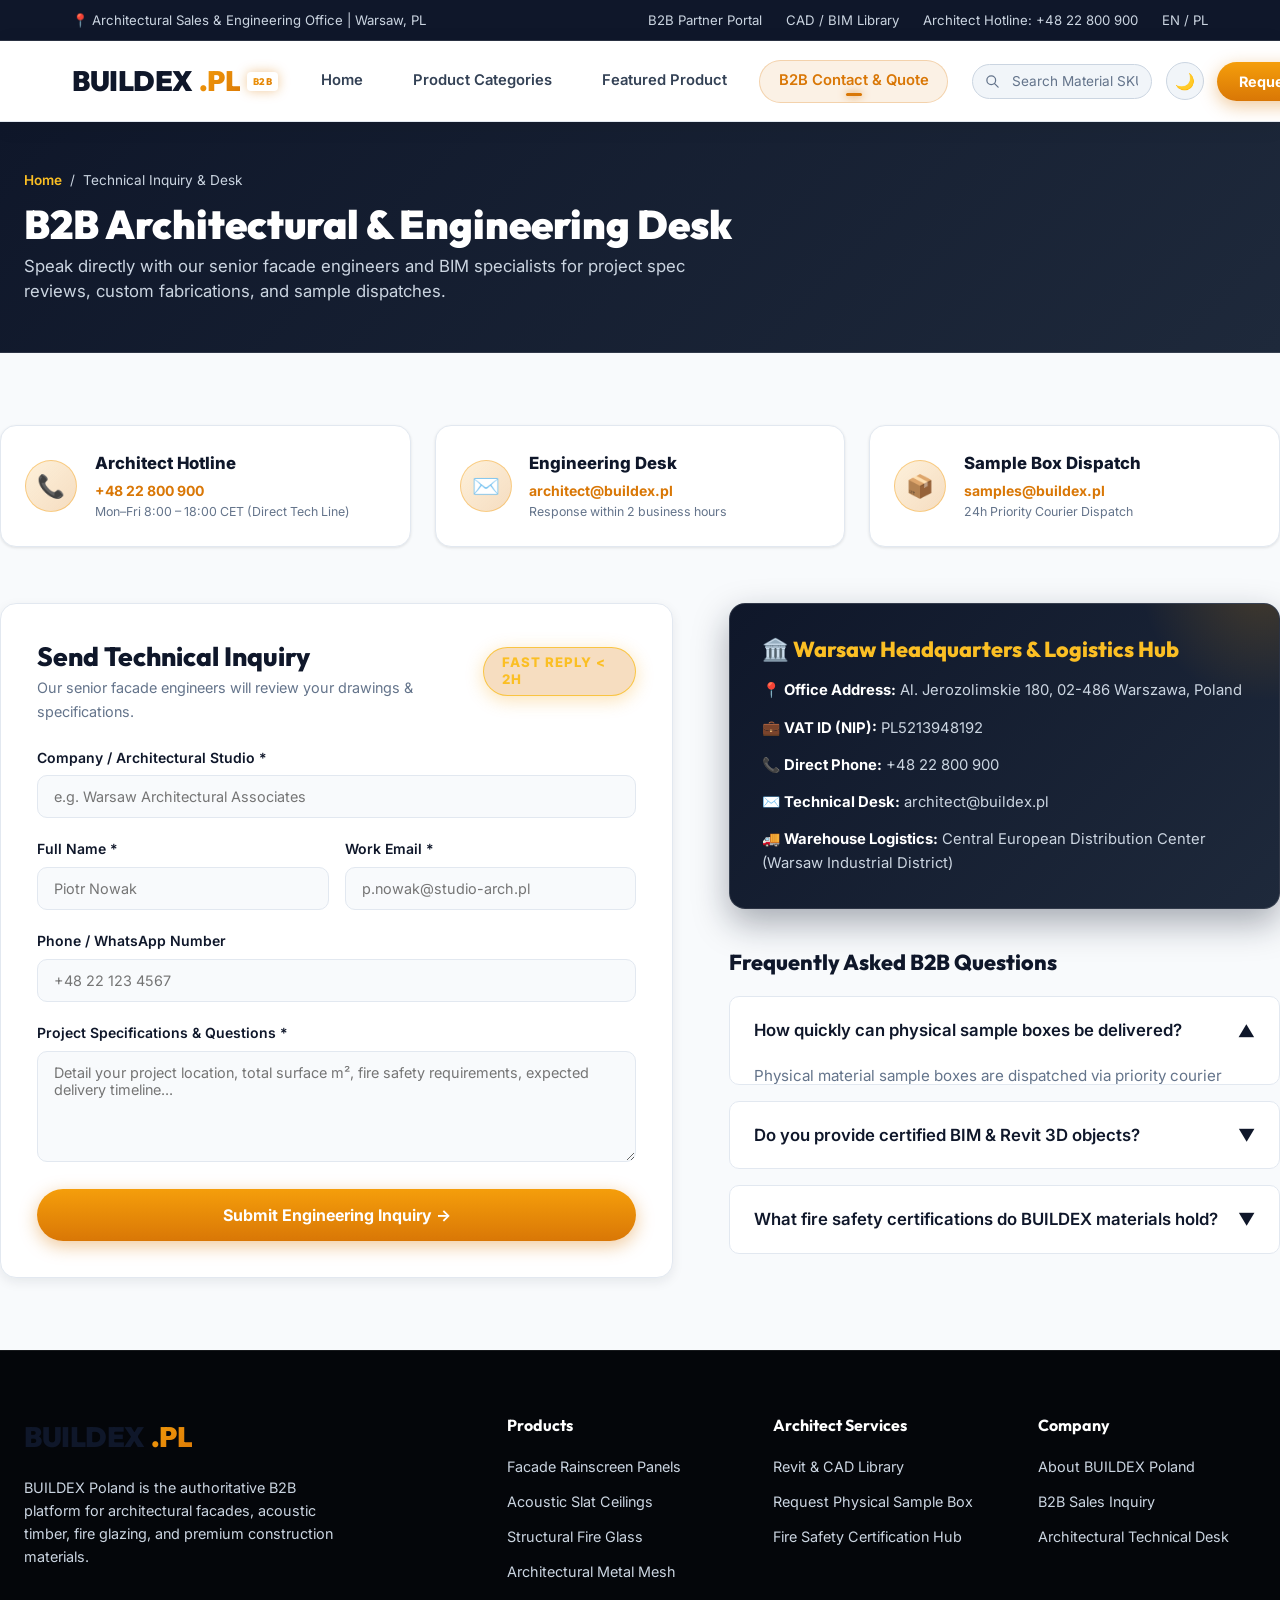
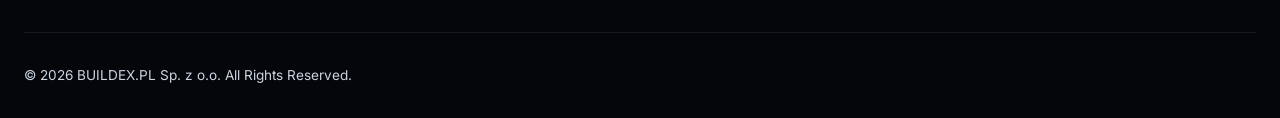
<file: contact.html>
<!DOCTYPE html>
<html lang="en">
<head>
  <meta charset="UTF-8">
  <meta name="viewport" content="width=device-width, initial-scale=1.0">
  <title>B2B Architectural Contact & Consultation Desk - BUILDEX.pl Poland</title>
  <meta name="description" content="Get in touch with BUILDEX Poland's structural engineering and architectural consulting team in Warsaw. Order sample kits and request project quotes.">
  <link rel="stylesheet" href="css/styles.css">
</head>
<body>

  <!-- TOP BAR -->
  <div class="top-bar">
    <div class="fluid-container top-bar-inner">
      <div>📍 Architectural Sales & Engineering Office | Warsaw, PL</div>
      <ul class="top-bar-links">
        <li><a href="#">B2B Partner Portal</a></li>
        <li><a href="#">CAD / BIM Library</a></li>
        <li><a href="contact.html">Architect Hotline: +48 22 800 900</a></li>
        <li><a href="#">EN / PL</a></li>
      </ul>
    </div>
  </div>

  <!-- MAIN HEADER -->
  <header class="main-header">
    <div class="fluid-container header-inner">
      
      <!-- HEADER LEFT: HAMBURGER BUTTON (LEFT) + BUILDEX LOGO (RIGHT OF BUTTON) -->
      <div class="header-left">
        <button class="mobile-nav-toggle" id="mobile-nav-btn" title="Toggle Navigation Menu">☰</button>
        <a href="index.html" class="logo">
          BUILDEX<span>.PL</span> <span class="logo-badge">B2B</span>
        </a>
      </div>

      <nav>
        <ul class="nav-menu" id="nav-menu">
          <li><a href="index.html" class="nav-link">Home</a></li>
          <li><a href="category.html" class="nav-link">Product Categories</a></li>
          <li><a href="product-detail.html?id=2" class="nav-link">Featured Product</a></li>
          <li><a href="contact.html" class="nav-link active">B2B Contact & Quote</a></li>
        </ul>
      </nav>

      <div class="header-actions">
        <div class="search-box">
          <svg xmlns="http://www.w3.org/2000/svg" fill="none" viewBox="0 0 24 24" stroke-width="2"><path stroke-linecap="round" stroke-linejoin="round" d="M21 21l-6-6m2-5a7 7 0 11-14 0 7 7 0 0114 0z" /></svg>
          <input type="text" placeholder="Search Material SKU or Specs...">
        </div>

        <!-- DARK / LIGHT MODE TOGGLE BUTTON -->
        <button class="theme-toggle-btn" id="theme-toggle" title="Toggle Light/Dark Mode">🌙</button>

        <button class="btn btn-primary open-quote-modal">
          <span class="btn-text-desktop">Request B2B Quote</span>
          <span class="btn-text-mobile">Quote</span>
        </button>
      </div>
    </div>
  </header>

  <!-- PAGE HEADER -->
  <section class="page-header">
    <div class="container">
      <div class="breadcrumb-link">
        <a href="index.html">Home</a> &nbsp;/&nbsp; Technical Inquiry & Desk
      </div>
      <h1>B2B Architectural & Engineering Desk</h1>
      <p>Speak directly with our senior facade engineers and BIM specialists for project spec reviews, custom fabrications, and sample dispatches.</p>
    </div>
  </section>

  <!-- CONTACT CONTENT -->
  <main class="section container">
    
    <!-- 3 DIRECT CONTACT CHANNEL CARDS -->
    <div class="contact-channels-grid">
      
      <div class="channel-card">
        <div class="channel-icon">📞</div>
        <div>
          <div class="channel-title">Architect Hotline</div>
          <div class="channel-detail">+48 22 800 900</div>
          <div class="channel-sub">Mon–Fri 8:00 – 18:00 CET (Direct Tech Line)</div>
        </div>
      </div>

      <div class="channel-card">
        <div class="channel-icon">✉️</div>
        <div>
          <div class="channel-title">Engineering Desk</div>
          <div class="channel-detail">architect@buildex.pl</div>
          <div class="channel-sub">Response within 2 business hours</div>
        </div>
      </div>

      <div class="channel-card">
        <div class="channel-icon">📦</div>
        <div>
          <div class="channel-title">Sample Box Dispatch</div>
          <div class="channel-detail">samples@buildex.pl</div>
          <div class="channel-sub">24h Priority Courier Dispatch</div>
        </div>
      </div>

    </div>

    <!-- MAIN TWO-COLUMN LAYOUT -->
    <div class="contact-main-grid">
      
      <!-- ELEVATED CONTACT FORM CARD -->
      <div class="contact-form-card">
        <div class="contact-form-header">
          <div>
            <h2 style="font-size: 1.65rem; font-weight: 800;">Send Technical Inquiry</h2>
            <p style="color: var(--text-muted); font-size: 0.9rem; margin-top: 0.2rem;">Our senior facade engineers will review your drawings & specifications.</p>
          </div>
          <span class="badge-tag">Fast Reply &lt; 2h</span>
        </div>

        <form id="contact-page-form">
          <div class="form-group">
            <label for="c_company">Company / Architectural Studio *</label>
            <input type="text" id="c_company" class="form-control" required placeholder="e.g. Warsaw Architectural Associates">
          </div>

          <div class="form-row-2col">
            <div class="form-group">
              <label for="c_name">Full Name *</label>
              <input type="text" id="c_name" class="form-control" required placeholder="Piotr Nowak">
            </div>
            <div class="form-group">
              <label for="c_email">Work Email *</label>
              <input type="email" id="c_email" class="form-control" required placeholder="p.nowak@studio-arch.pl">
            </div>
          </div>

          <div class="form-group">
            <label for="c_phone">Phone / WhatsApp Number</label>
            <input type="text" id="c_phone" class="form-control" placeholder="+48 22 123 4567">
          </div>

          <div class="form-group">
            <label for="c_msg">Project Specifications & Questions *</label>
            <textarea id="c_msg" class="form-control" rows="5" required placeholder="Detail your project location, total surface m², fire safety requirements, expected delivery timeline..."></textarea>
          </div>

          <button type="submit" class="btn btn-primary" style="width: 100%; padding: 1rem; font-size: 1rem;">Submit Engineering Inquiry →</button>
        </form>
      </div>

      <!-- OFFICE DETAILS & FAQ ACCORDION -->
      <div>
        
        <!-- HEADQUARTERS INFO BOX -->
        <div class="hq-info-box">
          <h3 class="hq-title">🏛️ Warsaw Headquarters & Logistics Hub</h3>
          <ul class="hq-list">
            <li>📍 <strong>Office Address:</strong> Al. Jerozolimskie 180, 02-486 Warszawa, Poland</li>
            <li>💼 <strong>VAT ID (NIP):</strong> PL5213948192</li>
            <li>📞 <strong>Direct Phone:</strong> +48 22 800 900</li>
            <li>✉️ <strong>Technical Desk:</strong> architect@buildex.pl</li>
            <li>🚚 <strong>Warehouse Logistics:</strong> Central European Distribution Center (Warsaw Industrial District)</li>
          </ul>
        </div>

        <!-- FAQ ACCORDION SECTION -->
        <h3 style="font-size: 1.35rem; font-weight: 800; margin-bottom: 1.25rem;">Frequently Asked B2B Questions</h3>
        <div class="accordion">
          
          <div class="accordion-item active">
            <div class="accordion-header">
              How quickly can physical sample boxes be delivered?
              <span class="accordion-icon">▼</span>
            </div>
            <div class="accordion-content">
              Physical material sample boxes are dispatched via priority courier within 24 hours of request, arriving at architectural offices across Poland and Central Europe within 48 hours.
            </div>
          </div>

          <div class="accordion-item">
            <div class="accordion-header">
              Do you provide certified BIM & Revit 3D objects?
              <span class="accordion-icon">▼</span>
            </div>
            <div class="accordion-content">
              Yes, 100% of our facade panels, acoustic slats, and fire glass assemblies feature downloadable Revit (.RFA), ArchiCAD (.GSM), and AutoCAD (.DWG) BIM files with embedded material thermal and fire properties.
            </div>
          </div>

          <div class="accordion-item">
            <div class="accordion-header">
              What fire safety certifications do BUILDEX materials hold?
              <span class="accordion-icon">▼</span>
            </div>
            <div class="accordion-content">
              All materials supplied by BUILDEX Poland comply strictly with European Standard EN 13501-1, carrying ratings from Class A1 non-combustible for ceramic panels to EI-90 and EI-120 for fire-rated structural glass.
            </div>
          </div>

        </div>

      </div>

    </div>
  </main>

  <!-- FOOTER -->
  <footer class="footer">
    <div class="container">
      <div class="footer-grid">
        <div class="footer-brand">
          <a href="index.html" class="logo">BUILDEX<span>.PL</span></a>
          <p>BUILDEX Poland is the authoritative B2B platform for architectural facades, acoustic timber, fire glazing, and premium construction materials.</p>
        </div>
        <div>
          <h4 class="footer-title">Products</h4>
          <ul class="footer-links">
            <li><a href="category.html">Facade Rainscreen Panels</a></li>
            <li><a href="category.html">Acoustic Slat Ceilings</a></li>
            <li><a href="category.html">Structural Fire Glass</a></li>
            <li><a href="category.html">Architectural Metal Mesh</a></li>
          </ul>
        </div>
        <div>
          <h4 class="footer-title">Architect Services</h4>
          <ul class="footer-links">
            <li><a href="#">Revit & CAD Library</a></li>
            <li><a href="#">Request Physical Sample Box</a></li>
            <li><a href="#">Fire Safety Certification Hub</a></li>
          </ul>
        </div>
        <div>
          <h4 class="footer-title">Company</h4>
          <ul class="footer-links">
            <li><a href="contact.html">About BUILDEX Poland</a></li>
            <li><a href="contact.html">B2B Sales Inquiry</a></li>
            <li><a href="contact.html">Architectural Technical Desk</a></li>
          </ul>
        </div>
      </div>
      <div class="footer-bottom">
        <div>© 2026 BUILDEX.PL Sp. z o.o. All Rights Reserved.</div>
      </div>
    </div>
  </footer>

  <!-- B2B QUOTE REQUEST MODAL -->
  <div class="modal-overlay" id="quote-modal">
    <div class="modal-card">
      <button class="modal-close">&times;</button>
      <h2 style="font-size: 1.5rem; margin-bottom: 0.25rem;">Request B2B Technical Quote</h2>
      <p style="color: var(--text-muted); font-size: 0.875rem; margin-bottom: 1.5rem;">Fill in your project specs and our structural engineers will reply within 2 business hours.</p>

      <form id="quote-form">
        <div class="form-group">
          <label for="company_name">Company / Architectural Office *</label>
          <input type="text" id="company_name" class="form-control" required placeholder="e.g. Studio Architektury Warsaw">
        </div>

        <div style="display: grid; grid-template-columns: 1fr 1fr; gap: 1rem;">
          <div class="form-group">
            <label for="contact_name">Contact Person *</label>
            <input type="text" id="contact_name" class="form-control" required placeholder="Jan Kowalski">
          </div>
          <div class="form-group">
            <label for="contact_email">Work Email *</label>
            <input type="email" id="contact_email" class="form-control" required placeholder="jan@arch-studio.pl">
          </div>
        </div>

        <div style="display: grid; grid-template-columns: 1fr 1fr; gap: 1rem;">
          <div class="form-group">
            <label for="material_cat">Material Category</label>
            <select id="material_cat" class="form-control">
              <option>Facade Cladding Panels</option>
              <option>Acoustic Timber Systems</option>
              <option>Structural Glass & Glazing</option>
              <option>Architectural Metal Mesh</option>
            </select>
          </div>
          <div class="form-group">
            <label for="est_qty">Estimated Quantity (m²)</label>
            <input type="text" id="est_qty" class="form-control" placeholder="e.g. 1,500 m²">
          </div>
        </div>

        <div class="form-group">
          <label for="project_notes">Project Notes & Specs</label>
          <textarea id="project_notes" class="form-control" rows="3" placeholder="Provide fire classification requirements, color preferences, delivery location..."></textarea>
        </div>

        <button type="submit" class="btn btn-primary" style="width: 100%;">Submit B2B Quote Request</button>
      </form>
    </div>
  </div>

  <script src="js/app.js"></script>
</body>
</html>
</file>
<file: css/styles.css>
/* ==========================================================================
   BUILDEX.PL - B2B Architectural & Building Supplies Design System
   ========================================================================== */

/* 1. IMPORTS & DESIGN TOKENS */
@import url('https://fonts.googleapis.com/css2?family=Inter:wght@300;400;500;600;700&family=Outfit:wght@400;500;600;700;800;900&display=swap');

:root, [data-theme="light"] {
  /* Color Palette - Light Theme */
  --bg-body: #f8fafc;
  --bg-card: #ffffff;
  
  /* LIGHT MODE NAVBAR COLORS */
  --header-bg: rgba(255, 255, 255, 0.96);
  --header-border: #e2e8f0;
  --logo-text: #0f172a;
  --nav-text: #334155;
  --search-bg: #f1f5f9;
  --search-border: #cbd5e1;
  --search-text: #0f172a;

  --text-main: #0f172a;
  --text-muted: #64748b;
  --text-light: #ffffff;
  --text-light-muted: #cbd5e1;
  
  --accent-gold: #f59e0b;
  --accent-gold-light: #fef3c7;
  --accent-copper: #d97706;
  --accent-copper-hover: #b45309;
  --accent-copper-dark: #92400e;
  --accent-copper-light: rgba(217, 119, 6, 0.15);
  
  --border-light: #e2e8f0;
  --border-dark: rgba(255, 255, 255, 0.1);
  --border-glass: rgba(255, 255, 255, 0.15);

  /* Typography */
  --font-heading: 'Outfit', -apple-system, BlinkMacSystemFont, sans-serif;
  --font-body: 'Inter', -apple-system, BlinkMacSystemFont, sans-serif;

  /* Shadows & Elevation */
  --shadow-sm: 0 1px 3px rgba(0,0,0,0.1);
  --shadow-md: 0 4px 12px rgba(15, 23, 42, 0.08);
  --shadow-lg: 0 12px 32px rgba(15, 23, 42, 0.12);
  --shadow-glow: 0 0 24px rgba(217, 119, 6, 0.3);

  /* Radius & Transitions */
  --radius-sm: 6px;
  --radius-md: 10px;
  --radius-lg: 16px;
  --radius-full: 9999px;
  --transition: all 0.3s cubic-bezier(0.4, 0, 0.2, 1);
  
  /* Container Layout */
  --max-width: 1440px;
}

/* DARK THEME OVERRIDES */
[data-theme="dark"] {
  --bg-body: #090d16;
  --bg-card: #131b2e;
  
  /* DARK MODE NAVBAR COLORS */
  --header-bg: rgba(8, 12, 20, 0.92);
  --header-border: rgba(255, 255, 255, 0.08);
  --logo-text: #ffffff;
  --nav-text: #cbd5e1;
  --search-bg: rgba(255, 255, 255, 0.06);
  --search-border: rgba(255, 255, 255, 0.15);
  --search-text: #ffffff;

  --text-main: #f8fafc;
  --text-muted: #94a3b8;
  --border-light: #1e293b;
}

/* 2. BASE STYLES & ABSOLUTE ZERO OVERFLOW RESET */
*, *::before, *::after {
  box-sizing: border-box;
  margin: 0;
  padding: 0;
}

html {
  scroll-behavior: smooth;
  font-size: 16px;
  width: 100%;
  max-width: 100vw;
  overflow-x: hidden;
}

body {
  font-family: var(--font-body);
  color: var(--text-main);
  background-color: var(--bg-body);
  line-height: 1.6;
  -webkit-font-smoothing: antialiased;
  transition: background-color 0.3s ease, color 0.3s ease;
  width: 100%;
  max-width: 100vw;
  overflow-x: hidden;
  position: relative;
}

h1, h2, h3, h4, h5, h6 {
  font-family: var(--font-heading);
  color: var(--text-main);
  font-weight: 700;
  line-height: 1.25;
}

a {
  color: inherit;
  text-decoration: none;
  transition: var(--transition);
}

img {
  max-width: 100%;
  height: auto;
  display: block;
}

button, input, select, textarea {
  font-family: inherit;
  font-size: inherit;
  outline: none;
}

.container {
  width: 100%;
  max-width: var(--max-width);
  margin: 0 auto;
  padding: 0 1.5rem;
  box-sizing: border-box;
}

/* BALANCED FLUID CONTAINER FOR TOP BAR & HEADER */
.fluid-container {
  width: 100%;
  max-width: 1440px;
  padding: 0 4.5rem;
  margin: 0 auto;
  box-sizing: border-box;
}

/* ==========================================================================
   DYNAMIC MODERN ANIMATIONS (SCROLL REVEAL, FLOATING ORBS, BUTTON SHIMMER)
   ========================================================================== */

/* 1. SCROLL REVEAL ANIMATIONS */
.reveal-on-scroll {
  opacity: 0;
  transform: translateY(35px);
  transition: opacity 0.85s cubic-bezier(0.16, 1, 0.3, 1), transform 0.85s cubic-bezier(0.16, 1, 0.3, 1);
  will-change: opacity, transform;
}

.reveal-on-scroll.revealed {
  opacity: 1;
  transform: translateY(0);
}

/* 2. HERO FLOATING GLOW ORBS */
.hero-orb {
  position: absolute;
  border-radius: 50%;
  filter: blur(60px);
  pointer-events: none;
  z-index: 2;
  opacity: 0.45;
  animation: floatOrb 8s ease-in-out infinite alternate;
}

.hero-orb-1 {
  top: 15%;
  right: 10%;
  width: 280px;
  height: 280px;
  background: radial-gradient(circle, rgba(245, 158, 11, 0.65) 0%, rgba(217, 119, 6, 0) 70%);
}

.hero-orb-2 {
  bottom: 18%;
  left: 6%;
  width: 240px;
  height: 240px;
  background: radial-gradient(circle, rgba(217, 119, 6, 0.55) 0%, rgba(146, 64, 14, 0) 70%);
  animation-delay: -4s;
}

@keyframes floatOrb {
  0% {
    transform: translateY(0) scale(1);
  }
  50% {
    transform: translateY(-25px) scale(1.1);
  }
  100% {
    transform: translateY(15px) scale(0.95);
  }
}

/* 3. BUTTON SHIMMER LIGHT BEAM EFFECT */
.btn-primary {
  position: relative;
  overflow: hidden;
}

.btn-primary::after {
  content: '';
  position: absolute;
  top: -50%;
  left: -75%;
  width: 50%;
  height: 200%;
  background: linear-gradient(90deg, transparent, rgba(255, 255, 255, 0.45), transparent);
  transform: rotate(25deg);
  animation: btnShimmer 5s infinite;
}

@keyframes btnShimmer {
  0% {
    left: -75%;
  }
  20%, 100% {
    left: 125%;
  }
}

/* 4. BADGE TAG PULSE */
.badge-tag {
  animation: badgeGlowPulse 3s ease-in-out infinite alternate;
}

@keyframes badgeGlowPulse {
  0% {
    box-shadow: 0 4px 18px rgba(245, 158, 11, 0.25);
  }
  100% {
    box-shadow: 0 6px 26px rgba(245, 158, 11, 0.55), 0 0 14px rgba(251, 191, 36, 0.45);
  }
}

/* ==========================================================================
   3. SOFTER FULL-WIDTH TOP BAR & STICKY NAVBAR
   ========================================================================== */
.top-bar {
  background-color: #0f172a;
  color: #cbd5e1;
  font-size: 0.825rem;
  padding: 0.6rem 0;
  border-bottom: 1px solid rgba(255, 255, 255, 0.12);
  width: 100%;
  box-sizing: border-box;
}

.top-bar-inner {
  display: flex;
  justify-content: space-between;
  align-items: center;
  flex-wrap: wrap;
  gap: 0.5rem 1.5rem;
  width: 100%;
}

.top-bar-links {
  display: flex;
  gap: 1.5rem;
  list-style: none;
  flex-wrap: wrap;
  align-items: center;
}

.top-bar-links a {
  color: #cbd5e1;
  transition: var(--transition);
}

.top-bar-links a:hover {
  color: #fbbf24;
}

/* STICKY GLASS MAIN HEADER */
.main-header {
  background: var(--header-bg);
  backdrop-filter: blur(16px);
  -webkit-backdrop-filter: blur(16px);
  position: sticky;
  top: 0;
  z-index: 1000;
  box-shadow: 0 4px 20px rgba(0, 0, 0, 0.08);
  border-bottom: 1px solid var(--header-border);
  transition: background-color 0.3s ease, border-color 0.3s ease;
  width: 100%;
  box-sizing: border-box;
}

.header-inner {
  display: flex;
  align-items: center;
  justify-content: space-between;
  min-height: 80px;
  gap: 1.5rem;
  position: relative;
  width: 100%;
  box-sizing: border-box;
}

/* HEADER LEFT CONTAINER: HAMBURGER BUTTON (LEFT) + BUILDEX LOGO (RIGHT OF BUTTON) */
.header-left {
  display: flex;
  align-items: center;
  gap: 0.65rem;
  flex-shrink: 0;
}

.logo {
  display: flex;
  align-items: center;
  gap: 0.4rem;
  font-family: var(--font-heading);
  font-size: 1.75rem;
  font-weight: 900;
  color: var(--logo-text);
  letter-spacing: -0.5px;
  transition: color 0.3s ease;
  flex-shrink: 0;
}

.logo span {
  background: linear-gradient(135deg, #f59e0b, #d97706);
  -webkit-background-clip: text;
  -webkit-text-fill-color: transparent;
}

.logo-badge {
  font-size: 0.6rem;
  background: linear-gradient(135deg, #d97706, #92400e);
  color: #fff;
  padding: 2px 6px;
  border-radius: 4px;
  font-weight: 800;
  letter-spacing: 0.5px;
  vertical-align: super;
  box-shadow: 0 0 12px rgba(217, 119, 6, 0.4);
}

/* CENTERED DESKTOP NAV CONTAINER */
.main-header nav {
  display: flex;
  justify-content: center;
  align-items: center;
  flex: 1;
}

/* GORGEOUS NAVMENU & INTERACTIVE HOVER PILL ANIMATION */
.nav-menu {
  display: flex;
  align-items: center;
  justify-content: center;
  gap: 0.85rem;
  list-style: none;
}

.nav-link {
  position: relative;
  color: var(--nav-text);
  font-weight: 600;
  font-size: 0.925rem;
  padding: 0.55rem 1.15rem;
  border-radius: 30px;
  transition: all 0.3s cubic-bezier(0.4, 0, 0.2, 1);
  display: inline-flex;
  align-items: center;
  justify-content: center;
  overflow: hidden;
  z-index: 1;
  white-space: nowrap;
}

/* Background Glowing Pill Effect on Hover */
.nav-link::before {
  content: '';
  position: absolute;
  inset: 0;
  background: rgba(217, 119, 6, 0.12);
  border: 1px solid rgba(245, 158, 11, 0.4);
  border-radius: 30px;
  opacity: 0;
  transform: scale(0.85);
  transition: all 0.3s cubic-bezier(0.4, 0, 0.2, 1);
  z-index: -1;
  box-shadow: 0 0 16px rgba(217, 119, 6, 0.25);
}

.nav-link:hover {
  color: #d97706;
  transform: translateY(-2px);
}

.nav-link:hover::before {
  opacity: 1;
  transform: scale(1);
}

/* ACTIVE NAV LINK STYLING */
.nav-link.active {
  color: #d97706;
  background: rgba(217, 119, 6, 0.1);
  border: 1px solid rgba(217, 119, 6, 0.25);
}

[data-theme="dark"] .nav-link.active {
  color: #ffffff;
  background: rgba(255, 255, 255, 0.08);
  border: 1px solid rgba(255, 255, 255, 0.15);
}

.nav-link.active::after {
  content: '';
  position: absolute;
  bottom: 6px;
  left: 50%;
  transform: translateX(-50%);
  width: 16px;
  height: 3px;
  background: #d97706;
  border-radius: 2px;
  box-shadow: 0 0 8px #d97706;
}

.header-actions {
  display: flex;
  align-items: center;
  gap: 0.85rem;
  flex-shrink: 0;
}

.search-box {
  position: relative;
  display: flex;
  align-items: center;
}

.search-box input {
  background-color: var(--search-bg);
  border: 1px solid var(--search-border);
  color: var(--search-text);
  padding: 0.55rem 0.85rem 0.55rem 2.4rem;
  border-radius: var(--radius-full);
  font-size: 0.85rem;
  width: 180px;
  transition: var(--transition);
}

.search-box input::placeholder {
  color: var(--text-muted);
}

.search-box input:focus {
  width: 220px;
  border-color: #d97706;
  box-shadow: 0 0 16px rgba(217, 119, 6, 0.25);
}

.search-box svg {
  position: absolute;
  left: 0.8rem;
  width: 15px;
  height: 15px;
  stroke: var(--text-muted);
}

/* LIVE NAVBAR SEARCH DROPDOWN STYLING */
.search-results-dropdown {
  position: absolute;
  top: calc(100% + 8px);
  right: 0;
  width: 340px;
  background: var(--bg-card);
  border: 1px solid var(--border-light);
  border-radius: var(--radius-md);
  box-shadow: 0 16px 40px rgba(0, 0, 0, 0.35);
  z-index: 2000;
  max-height: 380px;
  overflow-y: auto;
  display: none;
}

.search-results-dropdown.active {
  display: block;
}

.search-result-item {
  display: flex;
  align-items: center;
  gap: 0.85rem;
  padding: 0.75rem 1rem;
  border-bottom: 1px solid var(--border-light);
  transition: background-color 0.2s ease;
  cursor: pointer;
  text-decoration: none;
  color: var(--text-main);
}

.search-result-item:last-child {
  border-bottom: none;
}

.search-result-item:hover {
  background: rgba(245, 158, 11, 0.15);
}

.search-result-thumb {
  width: 44px;
  height: 44px;
  border-radius: 6px;
  object-fit: cover;
  flex-shrink: 0;
}

.search-result-info {
  flex: 1;
  min-width: 0;
}

.search-result-title {
  font-size: 0.85rem;
  font-weight: 700;
  line-height: 1.2;
  white-space: nowrap;
  overflow: hidden;
  text-overflow: ellipsis;
  color: var(--text-main);
}

.search-result-cat {
  font-size: 0.725rem;
  color: var(--accent-copper);
  font-weight: 600;
}

.search-result-price {
  font-size: 0.85rem;
  font-weight: 800;
  color: var(--accent-copper);
  flex-shrink: 0;
}

.search-no-results {
  padding: 1rem;
  text-align: center;
  font-size: 0.85rem;
  color: var(--text-muted);
}

/* MOBILE HAMBURGER TOGGLE BUTTON */
.mobile-nav-toggle {
  display: none;
  background: transparent;
  border: 1px solid var(--header-border);
  border-radius: 8px;
  font-size: 1.4rem;
  color: var(--logo-text);
  cursor: pointer;
  padding: 0.3rem 0.6rem;
  line-height: 1;
  flex-shrink: 0;
}

/* DARK/LIGHT MODE TOGGLE BUTTON */
.theme-toggle-btn {
  width: 38px;
  height: 38px;
  border-radius: 50%;
  background: var(--search-bg);
  border: 1px solid var(--search-border);
  color: #d97706;
  display: flex;
  align-items: center;
  justify-content: center;
  cursor: pointer;
  font-size: 1rem;
  transition: var(--transition);
  flex-shrink: 0;
}

.theme-toggle-btn:hover {
  transform: rotate(15deg);
  border-color: #d97706;
}

/* RESPONSIVE BUTTON TEXT DISPLAY */
.btn-text-mobile {
  display: none;
}

/* ==========================================================================
   4. B2B ARCHITECTURAL BUTTON SYSTEM
   ========================================================================== */
.btn {
  display: inline-flex;
  align-items: center;
  justify-content: center;
  gap: 0.5rem;
  padding: 0.75rem 1.5rem;
  border-radius: var(--radius-md);
  font-weight: 600;
  font-size: 0.925rem;
  cursor: pointer;
  border: 1px solid transparent;
  transition: var(--transition);
  white-space: nowrap;
}

.btn-primary {
  background: linear-gradient(to bottom, #f59e0b, #d97706);
  color: #ffffff !important;
  font-weight: 700;
  border: none;
  border-radius: 30px;
  padding: 11px 22px;
  box-shadow: 0 5px 18px rgba(217, 119, 6, 0.4);
  transition: all 0.3s ease-in-out;
}

.btn-primary:hover {
  background: linear-gradient(to bottom, #d97706, #92400e);
  transform: translateY(-2px);
  box-shadow: 0 8px 25px rgba(217, 119, 6, 0.6);
}

.btn-primary:active {
  transform: scale(0.95);
  box-shadow: 0 2px 10px rgba(0, 0, 0, 0.3);
}

.btn-secondary {
  background: linear-gradient(to bottom, #1e293b, #0f172a);
  color: #ffffff !important;
  border-radius: 30px;
  padding: 11px 22px;
  border: 1px solid rgba(255, 255, 255, 0.2);
  box-shadow: 0 5px 15px rgba(0, 0, 0, 0.3);
  transition: all 0.3s ease-in-out;
}

.btn-secondary:hover {
  background: linear-gradient(to bottom, #334155, #1e293b);
  border-color: rgba(255, 255, 255, 0.35);
  transform: translateY(-2px);
}

.btn-secondary:active {
  transform: scale(0.95);
}

.btn-outline {
  background: transparent;
  color: var(--accent-copper);
  border-color: var(--accent-copper);
}

.btn-outline:hover {
  background: var(--accent-copper);
  color: #fff;
}

.btn-sm {
  padding: 0.4rem 0.85rem;
  font-size: 0.8rem;
  border-radius: var(--radius-sm);
}

/* NAVBAR & BANNER B2B BUTTON REFINEMENT */
.header-actions .btn-primary,
.hero-content .btn-primary {
  position: relative;
  display: inline-flex;
  align-items: center;
  justify-content: center;
  background: linear-gradient(to bottom, #f59e0b, #d97706);
  color: #ffffff !important;
  font-weight: 700;
  font-size: 0.9rem;
  border: none;
  border-radius: 30px;
  padding: 11px 22px;
  cursor: pointer;
  box-shadow: 0 5px 18px rgba(217, 119, 6, 0.4);
  transition: all 0.3s ease-in-out;
  white-space: nowrap;
}

.header-actions .btn-primary:hover,
.hero-content .btn-primary:hover {
  background: linear-gradient(to bottom, #d97706, #92400e);
  transform: translateY(-2px);
  box-shadow: 0 8px 25px rgba(217, 119, 6, 0.6);
}

.hero-content .btn-secondary {
  position: relative;
  display: inline-flex;
  align-items: center;
  justify-content: center;
  background: linear-gradient(to bottom, #1e293b, #0f172a);
  color: #ffffff !important;
  font-weight: 700;
  font-size: 0.9rem;
  border-radius: 30px;
  padding: 11px 22px;
  border: 1px solid rgba(255, 255, 255, 0.2);
  box-shadow: 0 5px 15px rgba(0, 0, 0, 0.3);
  transition: all 0.3s ease-in-out;
  white-space: nowrap;
}

.hero-content .btn-secondary:hover {
  background: linear-gradient(to bottom, #334155, #1e293b);
  border-color: rgba(255, 255, 255, 0.35);
  transform: translateY(-2px);
}

/* HERO BUTTONS WRAPPER */
.hero-btns-wrapper {
  display: flex;
  gap: 1rem;
  flex-wrap: wrap;
  align-items: center;
  position: relative;
  z-index: 10;
}

/* HERO CONTROLS INLINE (NATURAL VERTICAL STACKING) */
.hero-controls-inline {
  display: flex;
  align-items: center;
  justify-content: space-between;
  width: 100%;
  max-width: 680px;
  margin: 1.25rem 0;
  z-index: 20;
}

.carousel-indicators {
  display: flex;
  gap: 0.5rem;
  align-items: center;
}

.indicator {
  width: 28px;
  height: 4px;
  background: rgba(255,255,255,0.4);
  border-radius: 3px;
  cursor: pointer;
  transition: var(--transition);
}

.indicator.active {
  background: #fbbf24;
  width: 44px;
  box-shadow: 0 0 12px #fbbf24;
}

.carousel-nav-arrows {
  display: flex;
  align-items: center;
  gap: 0.5rem;
}

.carousel-arrow {
  width: 40px;
  height: 40px;
  border-radius: 50%;
  background: rgba(15, 23, 42, 0.7);
  backdrop-filter: blur(8px);
  border: 1px solid rgba(255,255,255,0.3);
  color: #fff;
  font-size: 1rem;
  display: flex;
  align-items: center;
  justify-content: center;
  cursor: pointer;
  transition: var(--transition);
}

.carousel-arrow:hover {
  background: var(--accent-copper);
  border-color: var(--accent-copper);
  box-shadow: 0 4px 16px rgba(217, 119, 6, 0.6);
  transform: translateY(-2px);
}

/* ==========================================================================
   5. BRIGHT & VIVID HERO BANNER (STUNNING MODERN BG & CLEAN CONTROLS)
   ========================================================================== */
.hero-carousel {
  position: relative;
  background: linear-gradient(135deg, #090d16 0%, #1e293b 100%);
  color: #ffffff;
  overflow: hidden;
  min-height: clamp(520px, 75vh, 720px);
  display: flex;
  align-items: center;
  width: 100%;
  box-sizing: border-box;
}

.hero-slide {
  position: absolute;
  inset: 0;
  opacity: 0;
  visibility: hidden;
  transition: opacity 1s ease-in-out, transform 10s ease-out;
  transform: scale(1.05);
  display: flex;
  align-items: center;
  width: 100%;
}

.hero-slide.active {
  opacity: 1;
  visibility: visible;
  transform: scale(1);
}

.hero-bg-img {
  position: absolute;
  inset: 0;
  width: 100%;
  height: 100%;
  object-fit: cover;
  opacity: 0.92;
  filter: brightness(1.15) contrast(1.08);
}

.hero-overlay {
  position: absolute;
  inset: 0;
  background: radial-gradient(circle at 25% 50%, rgba(9, 13, 22, 0.82) 0%, rgba(15, 23, 42, 0.58) 55%, rgba(15, 23, 42, 0.25) 100%);
}

.hero-content {
  position: relative;
  z-index: 10;
  max-width: 820px;
  padding: clamp(2rem, 5vh, 4rem) 0;
}

/* TOP BADGE TAG - 100% RESPONSIVE & ADAPTIVE */
.badge-tag {
  display: inline-flex;
  align-items: center;
  gap: 0.5rem;
  padding: 0.4rem 1.1rem;
  background: rgba(217, 119, 6, 0.25);
  backdrop-filter: blur(8px);
  border: 1px solid rgba(251, 191, 36, 0.8);
  color: #fbbf24;
  border-radius: var(--radius-full);
  font-size: clamp(0.68rem, 1.4vw, 0.825rem);
  font-weight: 800;
  text-transform: uppercase;
  letter-spacing: 1px;
  margin-bottom: 1.25rem;
  box-shadow: 0 4px 18px rgba(245, 158, 11, 0.3);
  max-width: 100%;
  line-height: 1.3;
}

.hero-title {
  font-size: clamp(1.85rem, 4.5vw, 3.75rem);
  font-weight: 900;
  line-height: 1.15;
  margin-bottom: 1.25rem;
  letter-spacing: -1px;
  color: #ffffff !important;
  text-shadow: 0 4px 24px rgba(0, 0, 0, 0.9);
}

.hero-title span {
  background: linear-gradient(135deg, #ffe066 0%, #f59e0b 50%, #d97706 100%);
  -webkit-background-clip: text;
  -webkit-text-fill-color: transparent;
  display: inline;
  filter: drop-shadow(0 4px 14px rgba(217, 119, 6, 0.4));
}

.hero-desc {
  font-size: clamp(0.9rem, 1.8vw, 1.15rem);
  color: #ffffff !important;
  margin-bottom: 1.5rem;
  text-shadow: 0 2px 12px rgba(0, 0, 0, 0.9);
  max-width: 680px;
  line-height: 1.6;
}

/* HIGH-END B2B GLASSMORPHIC TRUST STATS GRID (FULLY RESPONSIVE) */
.hero-stats-row {
  display: grid;
  grid-template-columns: repeat(auto-fit, minmax(140px, 1fr));
  gap: 1.5rem;
  margin-top: 1.5rem;
  padding: 1.1rem 1.75rem;
  background: rgba(15, 23, 42, 0.68);
  backdrop-filter: blur(16px);
  -webkit-backdrop-filter: blur(16px);
  border: 1px solid rgba(255, 255, 255, 0.22);
  border-radius: var(--radius-lg);
  box-shadow: 0 14px 38px rgba(0, 0, 0, 0.5);
  width: 100%;
  max-width: 680px;
  box-sizing: border-box;
}

.stat-item-num {
  font-family: var(--font-heading);
  font-size: clamp(1.2rem, 2.5vw, 1.65rem);
  font-weight: 900;
  color: #fbbf24;
  line-height: 1.2;
  text-shadow: 0 2px 10px rgba(251, 191, 36, 0.3);
}

.stat-item-label {
  font-size: clamp(0.725rem, 1.2vw, 0.825rem);
  color: #f1f5f9;
  font-weight: 500;
  margin-top: 0.15rem;
  line-height: 1.3;
}

/* ==========================================================================
   DYNAMIC INTERACTIVE ACCORDION SHOWCASE & ANIMATED LASER TIMELINE
   ========================================================================== */
.category-explorer-section {
  padding: 3.5rem 0 2rem 0;
  width: 100%;
  box-sizing: border-box;
}

.cat-accordion-wrapper {
  display: flex;
  gap: 1rem;
  height: 440px;
  margin-top: 2rem;
  width: 100%;
}

.cat-acc-panel {
  position: relative;
  flex: 1;
  border-radius: var(--radius-lg);
  overflow: hidden;
  cursor: pointer;
  transition: flex 0.6s cubic-bezier(0.16, 1, 0.3, 1), border-color 0.3s ease;
  border: 1px solid rgba(255, 255, 255, 0.15);
  box-shadow: 0 10px 30px rgba(0, 0, 0, 0.3);
  background: #0f172a;
}

.cat-acc-panel:hover,
.cat-acc-panel.active {
  flex: 3.5;
  border-color: #f59e0b;
  box-shadow: 0 20px 45px rgba(217, 119, 6, 0.35);
}

.cat-acc-bg {
  position: absolute;
  inset: 0;
  background-size: cover;
  background-position: center;
  filter: brightness(1.18) contrast(1.05);
  transition: transform 0.8s cubic-bezier(0.16, 1, 0.3, 1), opacity 0.4s ease;
  z-index: 1;
  opacity: 0.85;
}

.cat-acc-panel:hover .cat-acc-bg,
.cat-acc-panel.active .cat-acc-bg {
  transform: scale(1.08);
  opacity: 0.96;
}

.cat-acc-overlay {
  position: absolute;
  inset: 0;
  background: linear-gradient(180deg, rgba(9, 13, 22, 0.08) 0%, rgba(9, 13, 22, 0.75) 85%);
  z-index: 2;
}

.cat-acc-content {
  position: relative;
  z-index: 3;
  padding: 2rem 1.75rem;
  height: 100%;
  display: flex;
  flex-direction: column;
  justify-content: flex-end;
  color: #ffffff;
}

.cat-acc-badge {
  font-size: 0.725rem;
  font-weight: 800;
  color: #fbbf24;
  background: rgba(245, 158, 11, 0.2);
  border: 1px solid rgba(251, 191, 36, 0.5);
  padding: 3px 10px;
  border-radius: 20px;
  display: inline-block;
  margin-bottom: 0.75rem;
  width: max-content;
  letter-spacing: 0.5px;
}

.cat-acc-title {
  font-size: clamp(1.2rem, 2vw, 1.6rem);
  font-weight: 800;
  margin-bottom: 0.5rem;
  color: #ffffff !important;
  text-shadow: 0 2px 10px rgba(0, 0, 0, 0.9);
  white-space: nowrap;
}

.cat-acc-desc {
  font-size: 0.875rem;
  color: #cbd5e1 !important;
  line-height: 1.5;
  margin-bottom: 1.25rem;
  max-width: 420px;
  text-shadow: 0 1px 4px rgba(0, 0, 0, 0.8);
}

.cat-acc-panel:not(:hover):not(.active) .cat-acc-desc,
.cat-acc-panel:not(:hover):not(.active) .btn {
  opacity: 0;
  transform: translateY(15px);
  pointer-events: none;
  transition: opacity 0.3s ease, transform 0.3s ease;
}

.cat-acc-panel:hover .cat-acc-desc,
.cat-acc-panel.active .cat-acc-desc,
.cat-acc-panel:hover .btn,
.cat-acc-panel.active .btn {
  opacity: 1;
  transform: translateY(0);
  transition: opacity 0.4s ease 0.12s, transform 0.4s ease 0.12s;
}

/* ANIMATED LASER BEAM TIMELINE WORKFLOW */
.workflow-section {
  padding: 3rem 0 4.5rem 0;
  width: 100%;
  box-sizing: border-box;
}

.animated-timeline-container {
  position: relative;
  margin-top: 3rem;
  width: 100%;
}

.timeline-line {
  position: absolute;
  top: 36px;
  left: 5%;
  right: 5%;
  height: 3px;
  background: rgba(255, 255, 255, 0.15);
  z-index: 1;
  border-radius: 3px;
  overflow: hidden;
}

.timeline-beam {
  position: absolute;
  top: 0;
  left: -30%;
  width: 30%;
  height: 100%;
  background: linear-gradient(90deg, transparent, #fbbf24, #f59e0b, transparent);
  box-shadow: 0 0 15px #fbbf24;
  animation: laserPulse 4s cubic-bezier(0.4, 0, 0.2, 1) infinite;
}

@keyframes laserPulse {
  0% {
    left: -30%;
  }
  100% {
    left: 130%;
  }
}

.timeline-nodes-grid {
  display: grid;
  grid-template-columns: repeat(4, 1fr);
  gap: 1.5rem;
  position: relative;
  z-index: 2;
}

.timeline-node-item {
  display: flex;
  flex-direction: column;
  align-items: center;
  text-align: center;
  padding: 0 0.5rem;
  transition: transform 0.3s ease;
}

.timeline-node-item:hover {
  transform: translateY(-6px);
}

.node-icon-wrap {
  width: 72px;
  height: 72px;
  border-radius: 50%;
  background: #0f172a;
  border: 2px solid rgba(245, 158, 11, 0.4);
  box-shadow: 0 0 20px rgba(0, 0, 0, 0.4);
  display: flex;
  flex-direction: column;
  align-items: center;
  justify-content: center;
  position: relative;
  margin-bottom: 1.25rem;
  transition: all 0.3s ease;
}

.node-num {
  font-family: var(--font-heading);
  font-size: 0.7rem;
  font-weight: 900;
  color: #fbbf24;
  line-height: 1;
}

.node-emoji {
  font-size: 1.25rem;
}

.timeline-node-item:hover .node-icon-wrap {
  background: linear-gradient(135deg, #f59e0b, #d97706);
  border-color: #fbbf24;
  box-shadow: 0 0 30px rgba(245, 158, 11, 0.6);
  transform: scale(1.15);
}

.timeline-node-item:hover .node-num {
  color: #ffffff;
}

.node-title {
  font-size: 1.1rem;
  font-weight: 800;
  margin-bottom: 0.5rem;
  color: var(--text-main);
}

.node-desc {
  font-size: 0.85rem;
  color: var(--text-muted);
  line-height: 1.5;
}

/* 6. CONTINUOUS INFINITE MARQUEE SCROLLING SPOTLIGHT (6 CARDS LOOP) */
.section {
  padding: 4.5rem 0;
  width: 100%;
  box-sizing: border-box;
}

.section-dark {
  background-color: var(--bg-surface);
  color: var(--text-light);
}

/* HIGH-END ARCHITECT SAMPLE KIT CTA SECTION DESIGN */
.cta-sample-section {
  padding: 4.5rem 0;
  width: 100%;
  box-sizing: border-box;
}

.cta-sample-card {
  position: relative;
  background: linear-gradient(135deg, #0f172a 0%, #1e293b 50%, #090d16 100%);
  border: 1px solid rgba(245, 158, 11, 0.45);
  border-radius: var(--radius-lg);
  padding: clamp(2.5rem, 5vw, 4rem) clamp(1.5rem, 4vw, 3rem);
  text-align: center;
  box-shadow: 0 20px 50px rgba(15, 23, 42, 0.4), 0 0 30px rgba(217, 119, 6, 0.18);
  overflow: hidden;
  color: #ffffff;
}

.cta-sample-card::before {
  content: '';
  position: absolute;
  top: -50%;
  left: 50%;
  transform: translateX(-50%);
  width: 600px;
  height: 300px;
  background: radial-gradient(circle, rgba(245, 158, 11, 0.25) 0%, rgba(217, 119, 6, 0) 70%);
  pointer-events: none;
  z-index: 1;
}

.cta-sample-content {
  position: relative;
  z-index: 2;
  max-width: 800px;
  margin: 0 auto;
}

.cta-sample-title {
  font-size: clamp(1.85rem, 3.5vw, 2.75rem);
  font-weight: 900;
  color: #ffffff !important;
  margin-top: 0.75rem;
  margin-bottom: 1rem;
  line-height: 1.2;
  text-shadow: 0 4px 20px rgba(0, 0, 0, 0.6);
}

.cta-sample-desc {
  font-size: clamp(0.95rem, 1.5vw, 1.15rem);
  color: #cbd5e1 !important;
  margin-bottom: 2rem;
  line-height: 1.6;
}

.cta-sample-features {
  display: flex;
  justify-content: center;
  align-items: center;
  gap: 1rem;
  flex-wrap: wrap;
  margin-bottom: 2.25rem;
}

.cta-feature-pill {
  display: inline-flex;
  align-items: center;
  gap: 0.4rem;
  background: rgba(255, 255, 255, 0.08);
  border: 1px solid rgba(255, 255, 255, 0.18);
  backdrop-filter: blur(8px);
  color: #f1f5f9;
  font-size: 0.85rem;
  font-weight: 600;
  padding: 0.45rem 1rem;
  border-radius: 30px;
}

.cta-feature-pill svg {
  color: #fbbf24;
}

.cta-sample-btn {
  padding: 1rem 2.5rem !important;
  font-size: 1rem !important;
  box-shadow: 0 8px 25px rgba(217, 119, 6, 0.5) !important;
}

.cta-sample-btn:hover {
  transform: translateY(-3px) scale(1.02) !important;
  box-shadow: 0 12px 32px rgba(217, 119, 6, 0.7) !important;
}

.section-header {
  display: flex;
  justify-content: space-between;
  align-items: flex-end;
  margin-bottom: 2rem;
  flex-wrap: wrap;
  gap: 1.25rem;
}

.section-title {
  font-size: 2.25rem;
  letter-spacing: -0.5px;
}

.section-subtitle {
  color: var(--text-muted);
  font-size: 1rem;
  margin-top: 0.25rem;
}

/* MARQUEE SCROLLING CONTAINER */
.spotlight-marquee-container {
  overflow: hidden;
  width: 100%;
  position: relative;
  padding: 1rem 0;
}

.spotlight-marquee-track {
  display: flex;
  gap: 1.75rem;
  width: max-content;
  animation: marqueeContinuous 30s linear infinite;
}

.spotlight-marquee-container:hover .spotlight-marquee-track {
  animation-play-state: paused;
}

@keyframes marqueeContinuous {
  0% {
    transform: translateX(0);
  }
  100% {
    transform: translateX(calc(-50% - 0.875rem));
  }
}

.spotlight-marquee-track .product-card {
  width: 320px;
  flex-shrink: 0;
}

.product-card {
  background: var(--bg-card);
  border: 1px solid var(--border-light);
  border-radius: var(--radius-lg);
  overflow: hidden;
  transition: var(--transition);
  position: relative;
  display: flex;
  flex-direction: column;
}

.product-card.hidden-card {
  display: none !important;
}

.product-card:hover {
  transform: translateY(-8px);
  box-shadow: 0 16px 36px rgba(15, 23, 42, 0.15);
  border-color: var(--accent-copper);
}

.product-thumb {
  position: relative;
  height: 220px;
  background-color: #f1f5f9;
  overflow: hidden;
}

.product-thumb img {
  width: 100%;
  height: 100%;
  object-fit: cover;
  transition: transform 0.6s cubic-bezier(0.16, 1, 0.3, 1);
}

.product-card:hover .product-thumb img {
  transform: scale(1.08);
}

.product-badge {
  position: absolute;
  top: 1rem;
  left: 1rem;
  background: #080c14;
  color: #fff;
  font-size: 0.75rem;
  font-weight: 600;
  padding: 4px 10px;
  border-radius: var(--radius-sm);
  z-index: 2;
  box-shadow: var(--shadow-sm);
}

.product-badge.copper {
  background: var(--accent-copper);
}

.product-body {
  padding: 1.25rem;
  display: flex;
  flex-direction: column;
  flex-grow: 1;
}

.product-cat {
  font-size: 0.75rem;
  text-transform: uppercase;
  letter-spacing: 0.5px;
  color: var(--accent-copper);
  font-weight: 700;
  margin-bottom: 0.35rem;
}

.product-title {
  font-size: 1.15rem;
  margin-bottom: 0.5rem;
  line-height: 1.35;
}

.product-title a:hover {
  color: var(--accent-copper);
}

.product-specs {
  display: flex;
  flex-wrap: wrap;
  gap: 0.5rem;
  margin-bottom: 1rem;
}

.spec-pill {
  font-size: 0.725rem;
  background: rgba(148, 163, 184, 0.15);
  color: var(--text-muted);
  padding: 2px 8px;
  border-radius: 4px;
}

.product-footer {
  margin-top: auto;
  padding-top: 1rem;
  border-top: 1px solid var(--border-light);
  display: flex;
  align-items: center;
  justify-content: space-between;
  flex-wrap: wrap;
  gap: 0.5rem;
}

.product-price {
  font-family: var(--font-heading);
  font-weight: 700;
  font-size: 1.15rem;
  color: var(--text-main);
}

.product-price sub {
  font-size: 0.75rem;
  color: var(--text-muted);
  font-weight: 400;
}

/* ELEGANT B2B PAGE HEADER BANNER (HIGH-CONTRAST LIGHT & DARK MODE FIT) */
.page-header {
  background: linear-gradient(135deg, #0f172a 0%, #1e293b 100%);
  color: #ffffff;
  padding: 3rem 0;
  border-bottom: 1px solid rgba(255, 255, 255, 0.12);
  width: 100%;
  box-sizing: border-box;
}

.page-header .breadcrumb-link {
  font-size: 0.85rem;
  color: #cbd5e1;
  margin-bottom: 0.5rem;
}

.page-header .breadcrumb-link a {
  color: #fbbf24;
  font-weight: 600;
}

.page-header h1 {
  font-size: clamp(1.75rem, 3.5vw, 2.5rem);
  font-weight: 900;
  color: #ffffff !important;
  line-height: 1.2;
}

.page-header p {
  color: #cbd5e1 !important;
  max-width: 680px;
  margin-top: 0.35rem;
  font-size: clamp(0.9rem, 1.4vw, 1.05rem);
  line-height: 1.5;
}

/* 7. HYBRID CATEGORY GRID & LIST VIEW PAGE */
.category-layout {
  display: grid;
  grid-template-columns: 1fr;
  gap: 2rem;
  margin-top: 1.5rem;
}

/* CATEGORY VIEW TOOLBAR */
.view-toolbar {
  background: var(--bg-card);
  border: 1px solid var(--border-light);
  border-radius: var(--radius-md);
  padding: 1rem 1.25rem;
  margin-bottom: 1.5rem;
  display: flex;
  align-items: center;
  justify-content: space-between;
  flex-wrap: wrap;
  gap: 1rem;
}

.results-count {
  font-size: 0.9rem;
  color: var(--text-muted);
}

.toolbar-controls {
  display: flex;
  align-items: center;
  gap: 1rem;
  flex-wrap: wrap;
}

.view-toggle-btns {
  display: flex;
  background: rgba(148, 163, 184, 0.15);
  padding: 3px;
  border-radius: var(--radius-sm);
  gap: 2px;
}

.toggle-btn {
  background: transparent;
  border: none;
  padding: 6px 12px;
  border-radius: 4px;
  cursor: pointer;
  color: var(--text-muted);
  display: flex;
  align-items: center;
  gap: 6px;
  font-weight: 600;
  font-size: 0.825rem;
  transition: var(--transition);
}

.toggle-btn.active {
  background: var(--bg-card);
  color: var(--accent-copper);
  box-shadow: var(--shadow-sm);
}

/* LIST VIEW OVERRIDES */
.products-wrapper.list-view {
  display: flex;
  flex-direction: column;
  gap: 1.25rem;
}

.products-wrapper.list-view .product-card {
  flex-direction: row;
  align-items: center;
}

.products-wrapper.list-view .product-thumb {
  width: 280px;
  height: 200px;
  flex-shrink: 0;
}

.products-wrapper.list-view .product-body {
  padding: 1.5rem;
}

.products-wrapper.list-view .product-footer {
  border-top: none;
  padding-top: 0;
  margin-top: 1rem;
}

.products-wrapper.grid-view {
  display: grid;
  grid-template-columns: repeat(auto-fill, minmax(300px, 1fr));
  gap: 1.75rem;
}

/* PAGINATION STYLES */
.pagination-btn {
  min-width: 38px;
  height: 38px;
  padding: 0 10px;
  border-radius: var(--radius-sm);
  border: 1px solid var(--border-light);
  background: var(--bg-card);
  color: var(--text-main);
  font-weight: 600;
  font-size: 0.875rem;
  cursor: pointer;
  display: inline-flex;
  align-items: center;
  justify-content: center;
  transition: var(--transition);
}

.pagination-btn:hover {
  border-color: var(--accent-copper);
  color: var(--accent-copper);
}

.pagination-btn.active {
  background: var(--accent-copper);
  color: #ffffff;
  border-color: var(--accent-copper);
}

.pagination-btn:disabled {
  opacity: 0.5;
  cursor: not-allowed;
}

/* 8. PRODUCT DETAIL PAGE (PDP) */
.pdp-grid {
  display: grid;
  grid-template-columns: 1fr 1fr;
  gap: 3.5rem;
  margin-top: 2rem;
}

.gallery-main {
  background: var(--bg-card);
  border: 1px solid var(--border-light);
  border-radius: var(--radius-lg);
  height: 420px;
  overflow: hidden;
  margin-bottom: 1rem;
  position: relative;
  cursor: zoom-in;
  box-shadow: 0 12px 35px rgba(0, 0, 0, 0.25);
  transition: transform 0.5s cubic-bezier(0.16, 1, 0.3, 1), border-color 0.3s ease;
}

.gallery-main:hover {
  transform: scale(1.015);
  border-color: #f59e0b;
  box-shadow: 0 16px 45px rgba(217, 119, 6, 0.3);
}

.gallery-main img {
  width: 100%;
  height: 100%;
  object-fit: cover;
  transition: transform 0.8s cubic-bezier(0.16, 1, 0.3, 1);
}

.gallery-main:hover img {
  transform: scale(1.08);
}

/* STOCK STATUS PULSE DOT ANIMATION */
.stock-pulse-dot {
  width: 8px;
  height: 8px;
  background-color: #10b981;
  border-radius: 50%;
  display: inline-block;
  box-shadow: 0 0 0 0 rgba(16, 185, 129, 0.7);
  animation: stockPulse 2s infinite;
}

@keyframes stockPulse {
  0% {
    transform: scale(0.95);
    box-shadow: 0 0 0 0 rgba(16, 185, 129, 0.7);
  }
  70% {
    transform: scale(1);
    box-shadow: 0 0 0 10px rgba(16, 185, 129, 0);
  }
  100% {
    transform: scale(0.95);
    box-shadow: 0 0 0 0 rgba(16, 185, 129, 0);
  }
}

.gallery-thumbs {
  display: flex;
  gap: 0.75rem;
  flex-wrap: wrap;
}

.thumb-item {
  width: 80px;
  height: 80px;
  border-radius: var(--radius-sm);
  border: 2px solid transparent;
  overflow: hidden;
  cursor: pointer;
  background: var(--bg-card);
}

.thumb-item.active {
  border-color: var(--accent-copper);
}

.thumb-item img {
  width: 100%;
  height: 100%;
  object-fit: cover;
}

.pdp-info {
  display: flex;
  flex-direction: column;
}

.pdp-title {
  font-size: 2.25rem;
  margin-bottom: 0.75rem;
}

.pdp-sku {
  font-size: 0.85rem;
  color: var(--text-muted);
  margin-bottom: 1.25rem;
}

.pdp-price-box {
  background: var(--bg-card);
  border: 1px solid var(--border-light);
  border-radius: var(--radius-md);
  padding: 1.25rem;
  margin-bottom: 1.5rem;
  display: flex;
  align-items: baseline;
  gap: 1rem;
  flex-wrap: wrap;
}

.pdp-price {
  font-size: 2rem;
  font-weight: 800;
  color: var(--accent-copper);
}

.pdp-actions {
  display: flex;
  gap: 1rem;
  margin-bottom: 2rem;
  flex-wrap: wrap;
}

.specs-table {
  width: 100%;
  border-collapse: collapse;
  margin-top: 1.5rem;
  font-size: 0.9rem;
}

.specs-table th, .specs-table td {
  padding: 0.85rem 1rem;
  text-align: left;
  border-bottom: 1px solid var(--border-light);
}

.specs-table th {
  background-color: rgba(148, 163, 184, 0.15);
  color: var(--text-main);
  font-weight: 600;
  width: 40%;
}

/* 9. MODAL COMPONENT */
.modal-overlay {
  position: fixed;
  inset: 0;
  background: rgba(8, 12, 20, 0.8);
  backdrop-filter: blur(6px);
  z-index: 2000;
  display: flex;
  align-items: center;
  justify-content: center;
  opacity: 0;
  visibility: hidden;
  transition: var(--transition);
  padding: 1rem;
}

.modal-overlay.active {
  opacity: 1;
  visibility: visible;
}

.modal-card {
  background: var(--bg-card);
  color: var(--text-main);
  border: 1px solid var(--border-light);
  border-radius: var(--radius-lg);
  width: 100%;
  max-width: 560px;
  padding: 2rem;
  box-shadow: var(--shadow-lg);
  position: relative;
  transform: translateY(20px);
  transition: var(--transition);
  max-height: 90vh;
  overflow-y: auto;
}

.modal-overlay.active .modal-card {
  transform: translateY(0);
}

.modal-close {
  position: absolute;
  top: 1.25rem;
  right: 1.25rem;
  background: transparent;
  border: none;
  font-size: 1.5rem;
  cursor: pointer;
  color: var(--text-muted);
}

.form-group {
  margin-bottom: 1.25rem;
}

.form-group label {
  display: block;
  font-size: 0.875rem;
  font-weight: 600;
  margin-bottom: 0.4rem;
}

.form-control {
  width: 100%;
  padding: 0.75rem 1rem;
  border: 1px solid var(--border-light);
  background-color: var(--bg-body);
  color: var(--text-main);
  border-radius: var(--radius-md);
  font-size: 0.9rem;
  transition: var(--transition);
}

.form-control:focus {
  border-color: var(--accent-copper);
  box-shadow: 0 0 0 3px var(--accent-copper-light);
}

/* 10. FAQ ACCORDION */
.accordion {
  display: flex;
  flex-direction: column;
  gap: 1rem;
  max-width: 840px;
  margin: 0 auto;
}

/* HIGH-END B2B CONTACT PAGE DESIGN SYSTEM */
.contact-channels-grid {
  display: grid;
  grid-template-columns: repeat(3, 1fr);
  gap: 1.5rem;
  margin-bottom: 3.5rem;
}

.contact-main-grid {
  display: grid;
  grid-template-columns: 1.1fr 0.9fr;
  gap: 3.5rem;
  align-items: start;
}

.contact-form-header {
  display: flex;
  align-items: center;
  justify-content: space-between;
  margin-bottom: 1.5rem;
  gap: 1rem;
}

.form-row-2col {
  display: grid;
  grid-template-columns: 1fr 1fr;
  gap: 1rem;
}

@media (max-width: 992px) {
  .contact-channels-grid {
    grid-template-columns: 1fr;
    gap: 1rem;
  }

  .contact-main-grid {
    grid-template-columns: 1fr;
    gap: 2rem;
  }
}

@media (max-width: 576px) {
  .contact-form-card {
    padding: 1.25rem !important;
  }

  .contact-form-header {
    flex-direction: column;
    align-items: flex-start;
    gap: 0.5rem;
  }

  .form-row-2col {
    grid-template-columns: 1fr;
    gap: 0;
  }

  .hq-info-box {
    padding: 1.25rem !important;
  }

  .hq-list {
    font-size: 0.85rem;
    word-break: break-word;
  }

  .channel-card {
    padding: 1.1rem;
  }
}

.channel-card {
  background: var(--bg-card);
  border: 1px solid var(--border-light);
  border-radius: var(--radius-lg);
  padding: 1.5rem;
  display: flex;
  align-items: center;
  gap: 1.1rem;
  box-shadow: var(--shadow-sm);
  transition: all 0.3s cubic-bezier(0.16, 1, 0.3, 1);
}

.channel-card:hover {
  transform: translateY(-5px);
  border-color: #f59e0b;
  box-shadow: 0 14px 35px rgba(217, 119, 6, 0.2);
}

.channel-icon {
  width: 52px;
  height: 52px;
  border-radius: 50%;
  background: linear-gradient(135deg, rgba(245, 158, 11, 0.15), rgba(217, 119, 6, 0.25));
  border: 1px solid rgba(245, 158, 11, 0.4);
  color: #d97706;
  display: flex;
  align-items: center;
  justify-content: center;
  font-size: 1.4rem;
  flex-shrink: 0;
}

.channel-title {
  font-size: 1.05rem;
  font-weight: 800;
  margin-bottom: 0.2rem;
  color: var(--text-main);
}

.channel-detail {
  font-size: 0.875rem;
  color: var(--accent-copper);
  font-weight: 700;
}

.channel-sub {
  font-size: 0.775rem;
  color: var(--text-muted);
}

.contact-form-card {
  background: var(--bg-card);
  border: 1px solid var(--border-light);
  border-radius: var(--radius-lg);
  padding: 2.25rem;
  box-shadow: var(--shadow-md);
  transition: var(--transition);
}

.hq-info-box {
  background: linear-gradient(135deg, #0f172a 0%, #1e293b 100%);
  color: #ffffff;
  border-radius: var(--radius-lg);
  padding: 2rem;
  margin-bottom: 2.5rem;
  box-shadow: 0 14px 35px rgba(15, 23, 42, 0.35);
  border: 1px solid rgba(255, 255, 255, 0.12);
  position: relative;
  overflow: hidden;
}

.hq-info-box::after {
  content: '';
  position: absolute;
  top: -50%;
  right: -20%;
  width: 250px;
  height: 250px;
  background: radial-gradient(circle, rgba(245, 158, 11, 0.2) 0%, transparent 70%);
  pointer-events: none;
}

.hq-title {
  font-size: 1.35rem;
  font-weight: 800;
  color: #fbbf24 !important;
  margin-bottom: 1rem;
}

.hq-list {
  list-style: none;
  display: flex;
  flex-direction: column;
  gap: 0.85rem;
  font-size: 0.925rem;
  color: #cbd5e1;
}

.hq-list strong {
  color: #ffffff;
}

.accordion-item {
  background: var(--bg-card);
  border: 1px solid var(--border-light);
  border-radius: var(--radius-md);
  overflow: hidden;
}

.accordion-header {
  padding: 1.25rem 1.5rem;
  display: flex;
  justify-content: space-between;
  align-items: center;
  cursor: pointer;
  font-weight: 600;
  font-size: 1.05rem;
  user-select: none;
}

.accordion-content {
  max-height: 0;
  overflow: hidden;
  transition: max-height 0.3s ease-out;
  padding: 0 1.5rem;
  color: var(--text-muted);
  font-size: 0.95rem;
}

.accordion-item.active .accordion-content {
  padding: 0 1.5rem 1.25rem 1.5rem;
}

.accordion-icon {
  transition: transform 0.3s ease;
}

.accordion-item.active .accordion-icon {
  transform: rotate(180deg);
}

/* 11. FOOTER */
.footer {
  background-color: #04060a;
  color: #cbd5e1;
  padding: 4rem 0 2rem 0;
  border-top: 1px solid rgba(255, 255, 255, 0.08);
  width: 100%;
  box-sizing: border-box;
}

.footer-grid {
  display: grid;
  grid-template-columns: 2fr repeat(3, 1fr);
  gap: 3rem;
  margin-bottom: 3rem;
}

.footer-brand p {
  margin-top: 1rem;
  font-size: 0.9rem;
  max-width: 320px;
}

.footer-title {
  color: #ffffff;
  font-size: 1rem;
  margin-bottom: 1.25rem;
}

.footer-links {
  list-style: none;
  display: flex;
  flex-direction: column;
  gap: 0.75rem;
  font-size: 0.9rem;
}

.footer-links a:hover {
  color: var(--accent-copper);
}

.footer-bottom {
  padding-top: 2rem;
  border-top: 1px solid rgba(255, 255, 255, 0.08);
  display: flex;
  justify-content: space-between;
  align-items: center;
  font-size: 0.85rem;
  flex-wrap: wrap;
  gap: 1rem;
}

/* ==========================================================================
   12. ROCK-SOLID ALL-DEVICE RESPONSIVE BREAKPOINTS (PERFECT MOBILE FIT)
   ========================================================================== */

/* LARGE LAPTOP & TABLET HORIZONTAL (<= 1180px) */
@media (max-width: 1180px) {
  .fluid-container {
    padding: 0 2rem;
  }
  .main-header nav {
    flex: none;
  }
  .mobile-nav-toggle {
    display: block; /* Hamburger icon button appears on the left of BUILDEX logo */
  }
  .nav-menu {
    position: absolute;
    top: 80px;
    left: 0;
    right: 0;
    background: var(--header-bg);
    backdrop-filter: blur(24px);
    -webkit-backdrop-filter: blur(24px);
    flex-direction: column;
    padding: 1.25rem 1.5rem;
    gap: 0.75rem;
    border-bottom: 1px solid var(--header-border);
    box-shadow: 0 12px 30px rgba(0, 0, 0, 0.2);
    display: none;
    z-index: 999;
  }
  .nav-menu.active {
    display: flex;
  }
  .nav-link {
    width: 100%;
    justify-content: center;
  }
}

/* MEDIUM TABLET (<= 992px) */
@media (max-width: 992px) {
  .hero-carousel {
    min-height: 520px;
  }
  .hero-stats-row {
    grid-template-columns: repeat(3, 1fr);
    gap: 1rem;
    padding: 1rem 1.25rem;
  }
  .pdp-grid {
    grid-template-columns: 1fr;
    gap: 2rem;
  }
  .cat-accordion-wrapper {
    flex-direction: column;
    height: auto;
  }
  .cat-acc-panel {
    height: 220px;
    flex: none !important;
  }
  .cat-acc-panel .cat-acc-desc,
  .cat-acc-panel .btn {
    opacity: 1 !important;
    transform: none !important;
    pointer-events: auto !important;
  }
  .timeline-nodes-grid {
    grid-template-columns: 1fr 1fr;
    gap: 2rem;
  }
  .timeline-line {
    display: none;
  }
}

/* SMALL TABLET & MOBILE HORIZONTAL (<= 768px) */
@media (max-width: 768px) {
  .fluid-container {
    padding: 0 1rem;
  }
  .top-bar-inner {
    flex-direction: column;
    text-align: center;
    gap: 0.35rem;
  }
  .top-bar-links {
    justify-content: center;
    gap: 0.75rem;
    font-size: 0.75rem;
  }
  .header-inner {
    min-height: 68px;
  }
  .search-box input {
    width: 130px;
    padding: 0.4rem 0.6rem 0.4rem 2rem;
    font-size: 0.78rem;
  }
  .search-box input:focus {
    width: 150px;
  }
  .header-actions {
    gap: 0.5rem;
  }
  .header-actions .btn-primary {
    padding: 7px 14px;
    font-size: 0.8rem;
  }
  .hero-carousel {
    min-height: 480px;
  }
  .products-wrapper.grid-view {
    grid-template-columns: repeat(auto-fill, minmax(250px, 1fr));
  }

  /* PREMIUM COMPACT SIDE-BY-SIDE MOBILE LIST VIEW LAYOUT */
  .products-wrapper.list-view {
    display: flex;
    flex-direction: column;
    gap: 0.85rem;
  }

  .products-wrapper.list-view .product-card {
    flex-direction: row !important;
    align-items: stretch !important;
    padding: 0.75rem;
    gap: 0.85rem;
    border-radius: var(--radius-md);
  }

  .products-wrapper.list-view .product-thumb {
    width: 110px !important;
    height: auto !important;
    min-height: 110px;
    border-radius: var(--radius-sm);
    flex-shrink: 0;
  }

  .products-wrapper.list-view .product-thumb img {
    height: 100%;
    object-fit: cover;
  }

  .products-wrapper.list-view .product-badge {
    font-size: 0.58rem;
    padding: 2px 5px;
    top: 0.35rem;
    left: 0.35rem;
  }

  .products-wrapper.list-view .product-body {
    padding: 0 !important;
    display: flex;
    flex-direction: column;
    justify-content: space-between;
    flex: 1;
    min-width: 0;
  }

  .products-wrapper.list-view .product-cat {
    font-size: 0.65rem;
    margin-bottom: 0.15rem;
  }

  .products-wrapper.list-view .product-title {
    font-size: 0.925rem !important;
    margin-bottom: 0.35rem;
    line-height: 1.25;
    display: -webkit-box;
    -webkit-line-clamp: 2;
    -webkit-box-orient: vertical;
    overflow: hidden;
  }

  .products-wrapper.list-view .product-specs {
    gap: 0.35rem;
    margin-bottom: 0.5rem;
  }

  .products-wrapper.list-view .spec-pill {
    font-size: 0.65rem;
    padding: 1px 6px;
  }

  .products-wrapper.list-view .product-footer {
    border-top: none;
    padding-top: 0;
    margin-top: 0;
    display: flex;
    align-items: center;
    justify-content: space-between;
    gap: 0.35rem;
  }

  .products-wrapper.list-view .product-price {
    font-size: 0.95rem !important;
  }

  .products-wrapper.list-view .product-footer .btn {
    padding: 5px 10px !important;
    font-size: 0.725rem !important;
    border-radius: 16px;
  }

  .view-toolbar {
    flex-direction: column;
    align-items: flex-start;
  }
  .footer-grid {
    grid-template-columns: 1fr 1fr;
    gap: 2rem;
  }
  .timeline-nodes-grid {
    grid-template-columns: 1fr;
  }
}

/* SMARTPHONES (<= 576px) - ROCK SOLID ALL-DEVICE MOBILE RESPONSIVE AUDIT & HERO BANNER HEIGHT FIX */
@media (max-width: 576px) {
  .fluid-container, .container {
    padding: 0 0.75rem !important;
  }

  /* TOP BAR */
  .top-bar {
    font-size: 0.725rem;
    padding: 0.4rem 0.25rem;
  }

  .top-bar-inner {
    flex-direction: column;
    text-align: center;
    gap: 0.35rem;
  }

  .top-bar-office {
    font-size: 0.725rem;
  }

  .top-bar-links {
    justify-content: center;
    gap: 0.4rem 0.75rem;
    font-size: 0.7rem;
  }

  /* HEADER */
  .header-inner {
    min-height: 64px;
  }

  .header-left {
    gap: 0.4rem;
  }

  .logo {
    font-size: 1.25rem;
    gap: 0.2rem;
  }

  .logo-badge {
    font-size: 0.525rem;
    padding: 1px 4px;
  }

  .mobile-nav-toggle {
    font-size: 1.2rem;
    padding: 0.25rem 0.45rem;
  }

  .header-actions {
    gap: 0.35rem;
  }

  .search-box {
    display: none;
  }

  .btn-text-desktop {
    display: none !important;
  }

  .btn-text-mobile {
    display: inline !important;
  }

  .header-actions .btn-primary {
    padding: 6px 12px;
    font-size: 0.75rem;
    border-radius: 20px;
  }

  .theme-toggle-btn {
    width: 32px;
    height: 32px;
    font-size: 0.85rem;
  }

  /* HERO CAROUSEL BANNER FIXED COLLAPSE ISSUE */
  .hero-carousel {
    min-height: 520px !important;
    height: auto !important;
    position: relative;
    overflow: hidden;
  }

  .hero-slide {
    position: absolute;
    inset: 0;
    width: 100%;
    height: 100%;
  }

  .hero-slide.active {
    position: relative;
    height: auto;
    min-height: 520px;
    display: flex;
    align-items: center;
  }

  .hero-content {
    padding: 1.5rem 0 2rem 0;
    width: 100%;
  }

  .badge-tag {
    font-size: 0.65rem;
    padding: 0.3rem 0.75rem;
    margin-bottom: 0.75rem;
  }

  .hero-title {
    font-size: 1.65rem !important;
    margin-bottom: 0.75rem;
    line-height: 1.2;
  }

  .hero-desc {
    font-size: 0.875rem !important;
    margin-bottom: 1.25rem;
    line-height: 1.5;
  }

  .hero-btns-wrapper {
    gap: 0.5rem;
    margin-bottom: 0.75rem;
  }

  .hero-btns-wrapper .btn {
    padding: 9px 18px;
    font-size: 0.825rem;
  }

  .hero-controls-inline {
    margin: 1.25rem 0;
    gap: 0.5rem;
  }

  .hero-stats-row {
    grid-template-columns: 1fr;
    gap: 0.6rem;
    padding: 0.85rem 1rem;
    margin-top: 1rem;
  }

  .stat-item-num {
    font-size: 1.15rem;
  }

  .stat-item-label {
    font-size: 0.75rem;
  }

  /* SPOTLIGHT MARQUEE MOBILE FIT */
  .spotlight-marquee-track .product-card {
    width: 270px;
  }

  /* INTERACTIVE ACCORDION CATEGORY SHOWCASE MOBILE STACK */
  .cat-accordion-wrapper {
    flex-direction: column !important;
    height: auto !important;
    gap: 0.85rem;
  }

  .cat-acc-panel {
    height: 190px !important;
    flex: none !important;
    border-radius: var(--radius-md);
  }

  .cat-acc-content {
    padding: 1.25rem 1rem;
  }

  .cat-acc-title {
    font-size: 1.15rem !important;
    white-space: normal !important;
    margin-bottom: 0.25rem;
  }

  .cat-acc-desc {
    font-size: 0.8rem !important;
    margin-bottom: 0.75rem !important;
    line-height: 1.35;
  }

  .cat-acc-panel .cat-acc-desc,
  .cat-acc-panel .btn {
    opacity: 1 !important;
    transform: none !important;
    pointer-events: auto !important;
  }

  .cat-acc-panel .btn-sm {
    padding: 0.35rem 0.75rem;
    font-size: 0.75rem;
  }

  /* ANIMATED TIMELINE WORKFLOW MOBILE STACK */
  .animated-timeline-container {
    margin-top: 1.75rem;
  }

  .timeline-line {
    display: none !important;
  }

  .timeline-nodes-grid {
    grid-template-columns: 1fr !important;
    gap: 1.5rem;
  }

  .timeline-node-item {
    padding: 0;
  }

  .node-icon-wrap {
    width: 58px;
    height: 58px;
    margin-bottom: 0.75rem;
  }

  .node-emoji {
    font-size: 1rem;
  }

  .node-title {
    font-size: 1rem;
  }

  .node-desc {
    font-size: 0.825rem;
  }

  /* SAMPLE BOX CTA CARD MOBILE FIT */
  .cta-sample-card {
    padding: 2rem 1rem !important;
    border-radius: var(--radius-md);
  }

  .cta-sample-title {
    font-size: 1.45rem !important;
    margin-bottom: 0.75rem;
  }

  .cta-sample-desc {
    font-size: 0.875rem !important;
    margin-bottom: 1.25rem;
  }

  .cta-sample-features {
    gap: 0.5rem;
    margin-bottom: 1.5rem;
  }

  .cta-feature-pill {
    font-size: 0.75rem;
    padding: 0.35rem 0.75rem;
    width: 100%;
    justify-content: center;
  }

  .cta-sample-btn {
    width: 100%;
    padding: 0.85rem 1.25rem !important;
    font-size: 0.9rem !important;
  }

  /* PRODUCT DETAIL PAGE (PDP) MOBILE FIT */
  .pdp-grid {
    grid-template-columns: 1fr !important;
    gap: 1.75rem !important;
  }

  .gallery-main {
    height: 260px !important;
  }

  .thumb-item {
    width: 60px !important;
    height: 60px !important;
  }

  .pdp-title {
    font-size: 1.45rem !important;
    line-height: 1.25;
  }

  .pdp-price-box {
    flex-direction: column;
    align-items: flex-start !important;
    gap: 0.4rem !important;
    padding: 1rem !important;
  }

  .pdp-price-box > div:last-child {
    margin-left: 0 !important;
  }

  .pdp-price {
    font-size: 1.5rem !important;
  }

  .pdp-actions {
    flex-direction: column;
    gap: 0.6rem;
  }

  .pdp-actions .btn {
    width: 100%;
  }

  .specs-table th, .specs-table td {
    padding: 0.65rem 0.5rem;
    font-size: 0.8rem;
  }

  /* FOOTER MOBILE FIT */
  .footer {
    padding: 2.5rem 0 1.5rem 0;
  }

  .footer-grid {
    grid-template-columns: 1fr !important;
    gap: 1.75rem;
    margin-bottom: 2rem;
  }

  .footer-bottom {
    flex-direction: column;
    text-align: center;
    gap: 0.5rem;
  }
}
</file>
